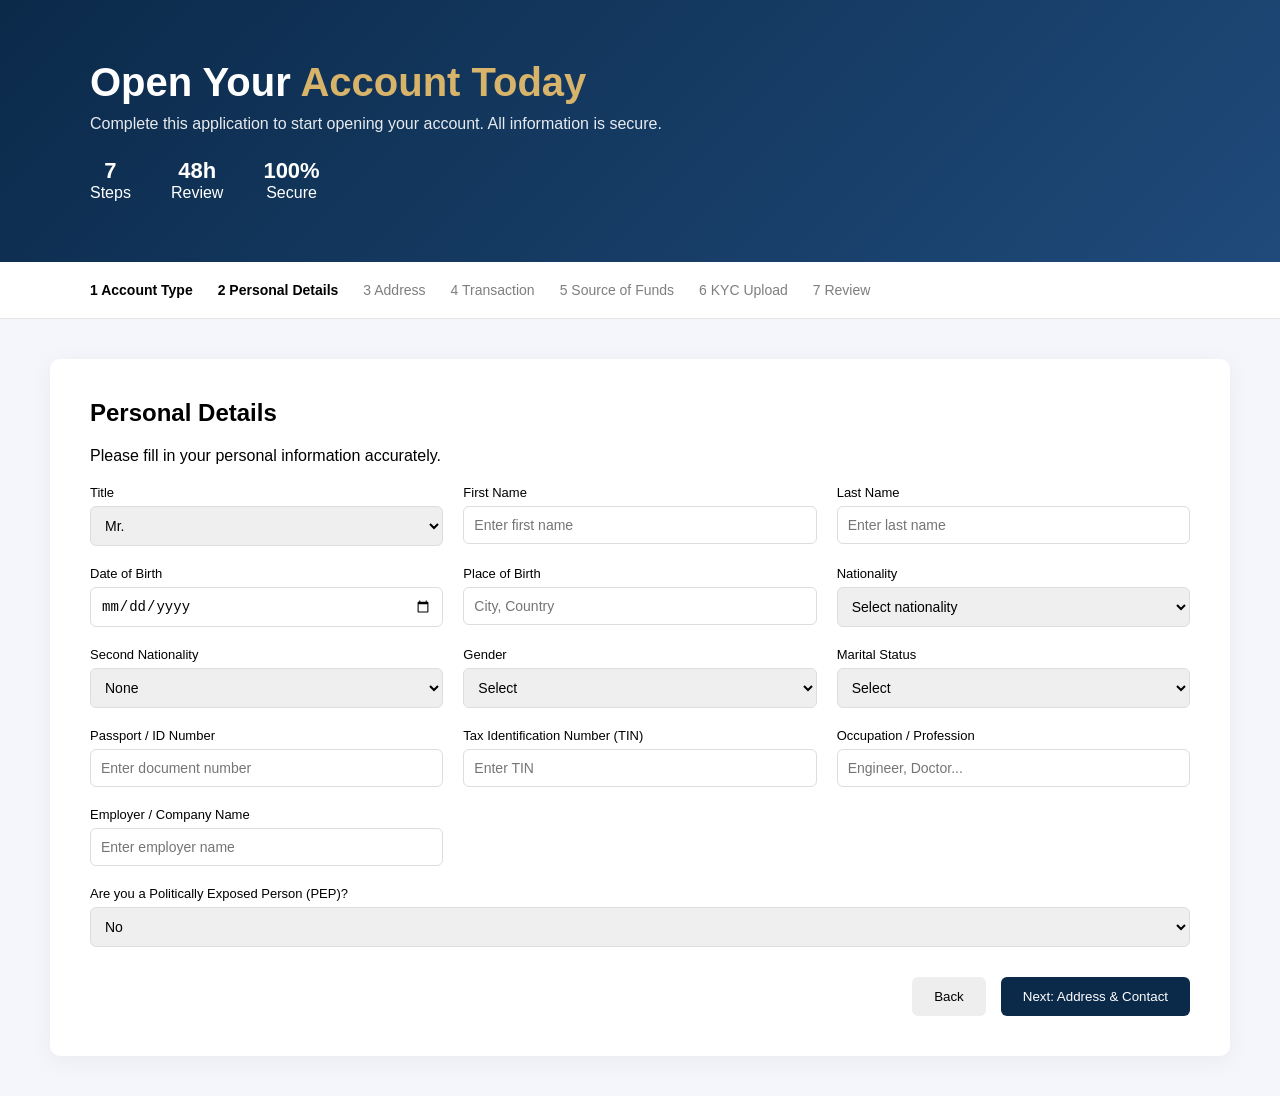
<file: index.html>
<!DOCTYPE html>

<html lang="en">
<head>
<meta charset="UTF-8">
<meta name="viewport" content="width=device-width, initial-scale=1.0">
<title>Bank Account Application</title>

<style>

body{
margin:0;
font-family:Segoe UI, Arial, sans-serif;
background:#f4f6fb;
}

/* HEADER */

.header{
background:linear-gradient(135deg,#0b2a4a,#1f4a7a);
color:white;
padding:60px 0;
}

.container{
max-width:1100px;
margin:auto;
padding:0 20px;
}

.header h1{
font-size:40px;
margin:0;
}

.header h1 span{
color:#d7b46a;
}

.header p{
margin-top:10px;
opacity:0.9;
}

.stats{
display:flex;
gap:40px;
margin-top:25px;
}

.stats div{
text-align:center;
}

.stats strong{
font-size:22px;
}

/* STEPS */

.steps{
background:white;
border-bottom:1px solid #e5e5e5;
}

.steps ul{
display:flex;
gap:25px;
padding:20px;
margin:0;
list-style:none;
max-width:1100px;
margin:auto;
}

.steps li{
font-size:14px;
opacity:.5;
}

.steps .active{
opacity:1;
font-weight:600;
}

/* FORM CARD */

.card{
max-width:1100px;
margin:40px auto;
background:white;
padding:40px;
border-radius:10px;
box-shadow:0 5px 25px rgba(0,0,0,0.05);
}

.card h2{
margin-top:0;
}

.grid{
display:grid;
grid-template-columns:repeat(3,1fr);
gap:20px;
margin-top:20px;
}

.form-group{
display:flex;
flex-direction:column;
}

.form-group.full{
grid-column:1/-1;
}

label{
font-size:13px;
margin-bottom:6px;
}

input,select{
padding:10px;
border:1px solid #ddd;
border-radius:6px;
font-size:14px;
}

.buttons{
margin-top:30px;
display:flex;
justify-content:flex-end;
gap:15px;
}

.btn{
padding:12px 22px;
border-radius:6px;
border:none;
cursor:pointer;
}

.btn-back{
background:#eee;
}

.btn-next{
background:#0b2a4a;
color:white;
}

@media(max-width:900px){

.grid{
grid-template-columns:1fr 1fr;
}

}

@media(max-width:600px){

.grid{
grid-template-columns:1fr;
}

}

</style>

</head>

<body>

<div class="header">
<div class="container">

<h1>Open Your <span>Account Today</span></h1>

<p>Complete this application to start opening your account. All information is secure.</p>

<div class="stats">
<div><strong>7</strong><br>Steps</div>
<div><strong>48h</strong><br>Review</div>
<div><strong>100%</strong><br>Secure</div>
</div>

</div>
</div>

<div class="steps">
<ul>
<li class="active">1 Account Type</li>
<li class="active">2 Personal Details</li>
<li>3 Address</li>
<li>4 Transaction</li>
<li>5 Source of Funds</li>
<li>6 KYC Upload</li>
<li>7 Review</li>
</ul>
</div>

<div class="card">

<h2>Personal Details</h2>
<p>Please fill in your personal information accurately.</p>

<form>

<div class="grid">

<div class="form-group">
<label>Title</label>
<select>
<option>Mr.</option>
<option>Mrs.</option>
<option>Ms.</option>
</select>
</div>

<div class="form-group">
<label>First Name</label>
<input type="text" placeholder="Enter first name">
</div>

<div class="form-group">
<label>Last Name</label>
<input type="text" placeholder="Enter last name">
</div>

<div class="form-group">
<label>Date of Birth</label>
<input type="date">
</div>

<div class="form-group">
<label>Place of Birth</label>
<input type="text" placeholder="City, Country">
</div>

<div class="form-group">
<label>Nationality</label>
<select>
<option>Select nationality</option>
</select>
</div>

<div class="form-group">
<label>Second Nationality</label>
<select>
<option>None</option>
</select>
</div>

<div class="form-group">
<label>Gender</label>
<select>
<option>Select</option>
<option>Male</option>
<option>Female</option>
</select>
</div>

<div class="form-group">
<label>Marital Status</label>
<select>
<option>Select</option>
</select>
</div>

<div class="form-group">
<label>Passport / ID Number</label>
<input type="text" placeholder="Enter document number">
</div>

<div class="form-group">
<label>Tax Identification Number (TIN)</label>
<input type="text" placeholder="Enter TIN">
</div>

<div class="form-group">
<label>Occupation / Profession</label>
<input type="text" placeholder="Engineer, Doctor...">
</div>

<div class="form-group">
<label>Employer / Company Name</label>
<input type="text" placeholder="Enter employer name">
</div>

<div class="form-group full">
<label>Are you a Politically Exposed Person (PEP)?</label>
<select>
<option>No</option>
<option>Yes</option>
</select>
</div>

</div>

<div class="buttons">
<button class="btn btn-back">Back</button>
<button class="btn btn-next">Next: Address & Contact</button>
</div>

</form>

</div>

</body>
</html>
</file>
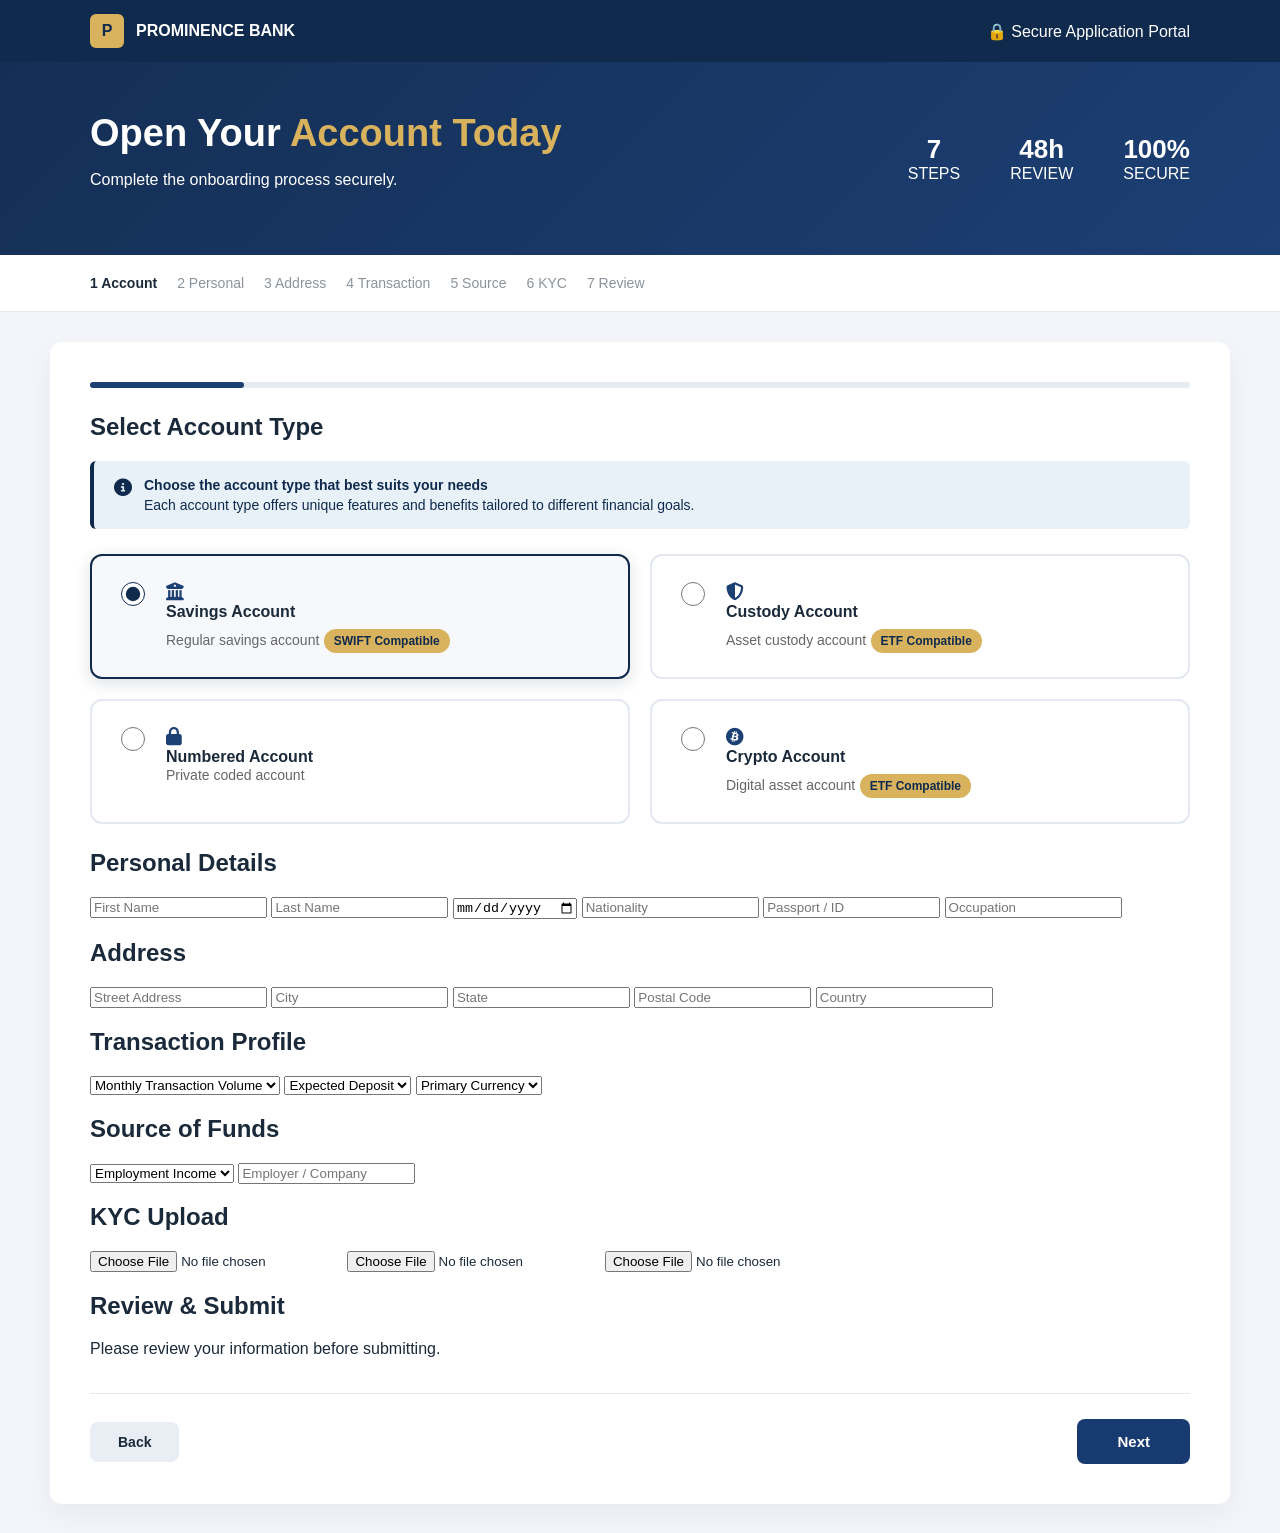
<file: personal_form_steps.html>
<!DOCTYPE html>

<html lang="en">
<head>
<meta charset="UTF-8">
<meta name="viewport" content="width=device-width, initial-scale=1.0">
<title>Bank Onboarding</title>

<link rel="stylesheet" href="https://cdnjs.cloudflare.com/ajax/libs/font-awesome/6.5.0/css/all.min.css">

<style>

body{
margin:0;
font-family:Segoe UI, Arial;
background:#f3f5fa;
color:#1b2a3a;
}

/* HEADER */

.topbar{
background:#0f2a4d;
color:white;
padding:14px 0;
}

.container{
width:1100px;
margin:auto;
}

.nav{
display:flex;
justify-content:space-between;
align-items:center;
}

.logo{
display:flex;
align-items:center;
gap:12px;
font-weight:600;
}

.logo-box{
width:34px;
height:34px;
background:#d8b25d;
border-radius:6px;
display:flex;
align-items:center;
justify-content:center;
color:#0f2a4d;
font-weight:700;
}

/* HERO */

.hero{
background:linear-gradient(135deg,#142f55,#1c3f74);
color:white;
padding:50px 0;
}

.hero-row{
display:flex;
justify-content:space-between;
align-items:center;
}

.hero h1{
font-size:38px;
margin:0;
}

.hero span{
color:#d8b25d;
}

.stats{
display:flex;
gap:50px;
text-align:center;
}

.stats strong{
font-size:26px;
display:block;
}

/* STEPS */

.steps{
background:white;
border-bottom:1px solid #e5e8ef;
}

.steps ul{
display:flex;
list-style:none;
gap:20px;
padding:20px 0;
margin:0;
}

.steps li{
font-size:14px;
opacity:.5;
}

.steps .active{
opacity:1;
font-weight:600;
}

/* CARD */

.card{
width:1100px;
margin:30px auto;
background:white;
border-radius:12px;
box-shadow:0 10px 30px rgba(0,0,0,0.05);
padding:40px;
}

/* PROGRESS */

.progress{
height:6px;
background:#e6ebf2;
border-radius:4px;
margin-bottom:25px;
}

.progress-bar{
height:6px;
background:#1c3f74;
width:14%;
border-radius:4px;
transition:0.3s;
}

/* OPTIONS */

.options{
display:grid;
grid-template-columns:1fr 1fr;
gap:20px;
    margin:25px 0;
}

.option{
    border:2px solid #e4e8f0;
    border-radius:12px;
    padding:24px;
    display:flex;
    gap:18px;
    cursor:pointer;
    align-items:flex-start;
    transition:all 0.3s ease;
    background:white;
    position:relative;
}

.option:hover{
    border-color:#0f2a4d;
    box-shadow:0 4px 12px rgba(15, 42, 77, 0.1);
}

.option input[type="radio"]{
    width:24px;
    height:24px;
    margin-top:2px;
    cursor:pointer;
    flex-shrink:0;
    accent-color:#0f2a4d;
}

.option.active{
    border:2px solid #0f2a4d;
    background:#f6f8fc;
    box-shadow:0 4px 16px rgba(15, 42, 77, 0.15);
}

.option .icon{
    font-size:18px;
    color:#1c3f74;
    margin-top:2px;
}

.option-text{
    flex:1;
}

.option-text strong{
    display:block;
    font-size:16px;
    color:#0f2a4d;
    margin-bottom:4px;
}

.option-description{
    font-size:14px;
    color:#666;
    margin-bottom:8px;
}

.badge{
    display:inline-block;
    background:#d8b25d;
    color:#0f2a4d;
    font-size:12px;
    font-weight:600;
    padding:5px 10px;
    border-radius:12px;
    margin-top:8px;
    margin-right:6px;
}

/* Info alert box */
.info-box{
    background:#e8f1f8;
    border-left:4px solid #0f2a4d;
    border-radius:6px;
    padding:16px 20px;
    margin:20px 0;
    font-size:14px;
    color:#0f2a4d;
    display:flex;
    gap:12px;
    align-items:flex-start;
}

.info-box i{
    font-size:18px;
    margin-top:2px;
    flex-shrink:0;
}

.info-box-content{
    flex:1;
}

.info-box-content strong{
    display:block;
    margin-bottom:4px;
}
}

input,select{
width:100%;
padding:10px;
border:1px solid #ddd;
border-radius:6px;
}

/* BUTTONS */

.actions{
display:flex;
justify-content:space-between;
    align-items:center;
    margin-top:35px;
    padding-top:25px;
    border-top:1px solid #e5e8ef;
}

button{
    padding:12px 28px;
    border:none;
    border-radius:8px;
    cursor:pointer;
    font-weight:600;
    transition:all 0.3s;
    font-size:14px;
}

.back{
    background:#e9edf4;
    color:#1b2a3a;
}

.back:hover{
    background:#dce0ea;
}

.next{
    background:#173b70;
    color:white;
    padding:14px 40px;
    font-size:15px;
}

.next:hover{
    background:#0f2a4d;
    box-shadow:0 4px 12px rgba(15, 42, 77, 0.25);

.step.active{
display:block;
}

.badge{
display:inline-block;
background:#d8b25d;
font-size:11px;
padding:4px 8px;
border-radius:10px;
margin-top:5px;
}

@media(max-width:768px){
.options{
grid-template-columns:1fr;
}

.card{
width:auto;
padding:20px;
}

.grid{
grid-template-columns:1fr;
}

.actions{
flex-direction:column;
gap:10px;
}

button{
width:100%;
}
}

</style>

</head>

<body>

<div class="topbar">
<div class="container nav">
<div class="logo">
<div class="logo-box">P</div>
PROMINENCE BANK
</div>
<div>🔒 Secure Application Portal</div>
</div>
</div>

<div class="hero">
<div class="container hero-row">

<div>
<h1>Open Your <span>Account Today</span></h1>
<p>Complete the onboarding process securely.</p>
</div>

<div class="stats">
<div><strong>7</strong>STEPS</div>
<div><strong>48h</strong>REVIEW</div>
<div><strong>100%</strong>SECURE</div>
</div>

</div>
</div>

<div class="steps">
<div class="container">
<ul>
<li class="active">1 Account</li>
<li>2 Personal</li>
<li>3 Address</li>
<li>4 Transaction</li>
<li>5 Source</li>
<li>6 KYC</li>
<li>7 Review</li>
</ul>
</div>
</div>

<div class="card">

<div class="progress">
<div class="progress-bar" id="progressBar"></div>
</div>

<form id="wizardForm">

<!-- STEP 1 -->

<div class="step active">

<h2>Select Account Type</h2>

<div class="info-box">
    <i class="fa-solid fa-circle-info"></i>
    <div class="info-box-content">
        <strong>Choose the account type that best suits your needs</strong>
        Each account type offers unique features and benefits tailored to different financial goals.
    </div>
</div>

<div class="options">

<label class="option active">
<input type="radio" name="account" checked>
<div>
<div class="icon"><i class="fa-solid fa-building-columns"></i></div>
<strong>Savings Account</strong><br>
<span class="option-description">Regular savings account</span>
<div class="badge">SWIFT Compatible</div>
</div>
</label>

<label class="option">
<input type="radio" name="account">
<div>
<div class="icon"><i class="fa-solid fa-shield-halved"></i></div>
<strong>Custody Account</strong><br>
<span class="option-description">Asset custody account</span>
<div class="badge">ETF Compatible</div>
</div>
</label>

<label class="option">
<input type="radio" name="account">
<div>
<div class="icon"><i class="fa-solid fa-lock"></i></div>
<strong>Numbered Account</strong><br>
<span class="option-description">Private coded account</span>
</div>
</label>

<label class="option">
<input type="radio" name="account">
<div>
<div class="icon"><i class="fa-brands fa-bitcoin"></i></div>
<strong>Crypto Account</strong><br>
<span class="option-description">Digital asset account</span>
<div class="badge">ETF Compatible</div>
</div>
</label>

</div>

</div>

<!-- STEP 2 -->

<div class="step">

<h2>Personal Details</h2>

<div class="grid">
<input placeholder="First Name">
<input placeholder="Last Name">
<input type="date">
<input placeholder="Nationality">
<input placeholder="Passport / ID">
<input placeholder="Occupation">
</div>

</div>

<!-- STEP 3 -->

<div class="step">

<h2>Address</h2>

<div class="grid">
<input placeholder="Street Address">
<input placeholder="City">
<input placeholder="State">
<input placeholder="Postal Code">
<input placeholder="Country">
</div>

</div>

<!-- STEP 4 -->

<div class="step">

<h2>Transaction Profile</h2>

<div class="grid">
<select>
<option>Monthly Transaction Volume</option>
</select>

<select>
<option>Expected Deposit</option>
</select>

<select>
<option>Primary Currency</option>
</select>
</div>

</div>

<!-- STEP 5 -->

<div class="step">

<h2>Source of Funds</h2>

<div class="grid">
<select>
<option>Employment Income</option>
<option>Business Revenue</option>
<option>Investments</option>
</select>

<input placeholder="Employer / Company">
</div>

</div>

<!-- STEP 6 -->

<div class="step">

<h2>KYC Upload</h2>

<div class="grid">
<input type="file">
<input type="file">
<input type="file">
</div>

</div>

<!-- STEP 7 -->

<div class="step">

<h2>Review & Submit</h2>

<p>Please review your information before submitting.</p>

</div>

<div class="actions">
<button type="button" class="back" onclick="prevStep()">Back</button>
<button type="button" class="next" onclick="nextStep()">Next</button>
</div>

</form>

</div>

<script>

let step=0;
let steps=document.querySelectorAll(".step");
let progress=document.getElementById("progressBar");

function showStep(){

steps.forEach((s,i)=>{
s.classList.remove("active");
if(i===step) s.classList.add("active");
});

progress.style.width=((step+1)/7*100)+"%";
}

function nextStep(){
if(step<6){
step++;
showStep();
}
}

function prevStep(){
if(step>0){
step--;
showStep();
}
}

// Handle radio button selection and active state
document.querySelectorAll('.option').forEach(option => {
    option.addEventListener('click', function() {
        const radio = this.querySelector('input[type="radio"]');
        if (radio) {
            radio.checked = true;
        }
    });
});

document.querySelectorAll('input[type="radio"]').forEach(radio => {
    radio.addEventListener('change', function() {
        if (this.checked) {
            // Remove active from all options with same name
            document.querySelectorAll(`input[name="${this.name}"]`).forEach(r => {
                r.closest('.option').classList.remove('active');
            });
            // Add active to current option
            this.closest('.option').classList.add('active');
        }
    });
});

</script>

</body>
</html>
</file>
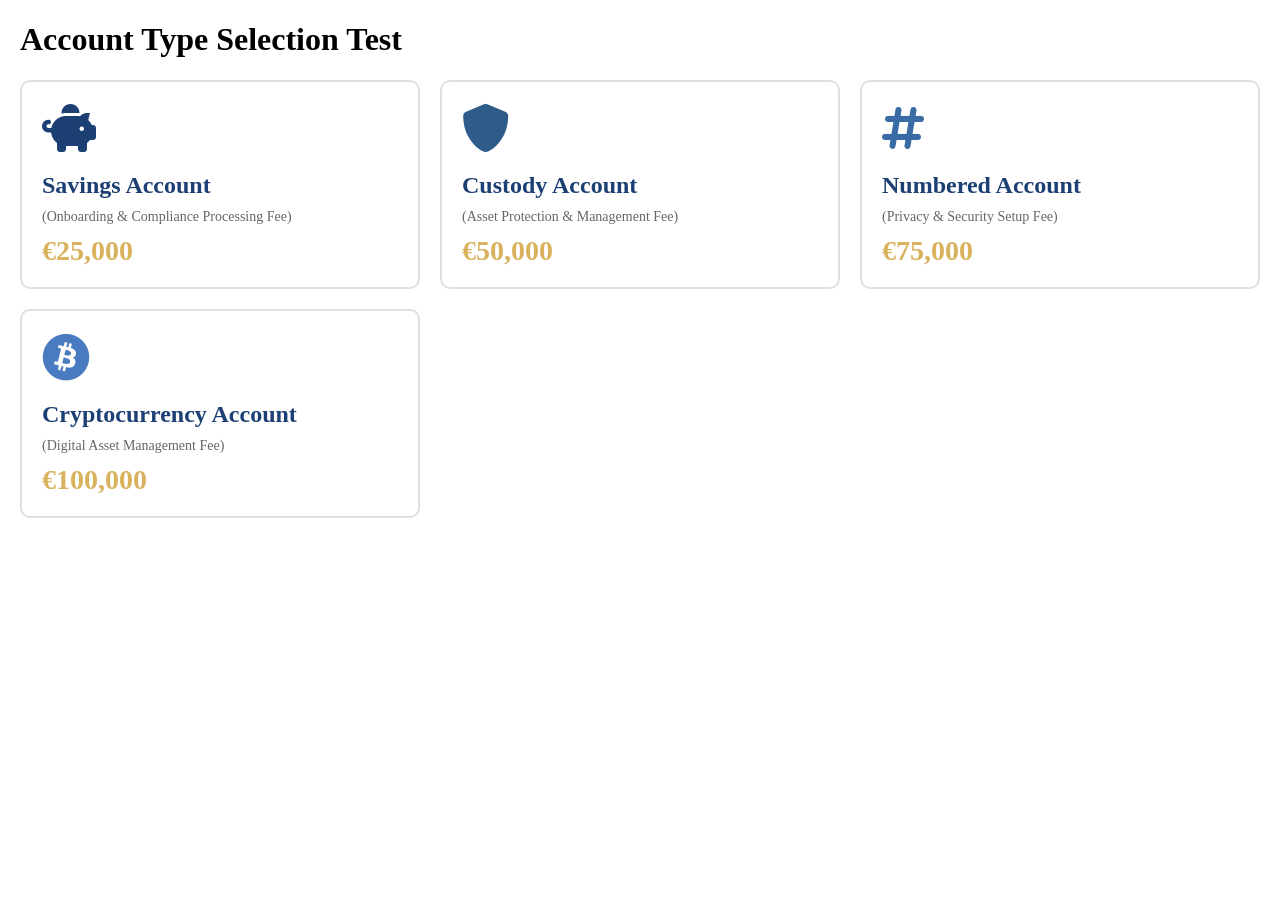
<file: test-account-cards.html>
<!DOCTYPE html>
<html lang="en">
<head>
    <meta charset="UTF-8">
    <meta name="viewport" content="width=device-width, initial-scale=1.0">
    <title>Multi-Step Forms Test</title>
    <link rel="stylesheet" href="https://cdnjs.cloudflare.com/ajax/libs/font-awesome/6.0.0/css/all.min.css">
    <style>
        body { font-family: 'Moderna Serif', serif; margin: 20px; }
        .msf-account-cards { display: grid; grid-template-columns: repeat(auto-fit, minmax(300px, 1fr)); gap: 20px; margin: 20px 0; }
        .msf-account-card { display: block; cursor: pointer; }
        .msf-account-card input[type="radio"] { display: none; }
        .msf-card-content { border: 2px solid #e0e0e0; border-radius: 10px; padding: 20px; transition: all 0.3s ease; background: white; }
        .msf-account-card input[type="radio"]:checked + .msf-card-content { border-color: #1c3f74; background: #f8f9fa; }
        .msf-card-icon { font-size: 48px; margin-bottom: 15px; }
        .msf-card-text h3 { margin: 0 0 10px 0; font-size: 24px; color: #1c3f74; }
        .msf-card-tagline { color: #666; font-size: 14px; margin: 5px 0; }
        .msf-card-amount { font-size: 28px; font-weight: bold; color: #d8b25d; margin-top: 10px; }
    </style>
</head>
<body>
    <h1>Account Type Selection Test</h1>
    <div class="msf-account-cards">
        <label class="msf-account-card">
            <input type="radio" name="account_type" value="Savings Account" required>
            <div class="msf-card-content">
                <div class="msf-card-icon" style="color: #1c3f74;">
                    <i class="fas fa-piggy-bank"></i>
                </div>
                <div class="msf-card-text">
                    <h3>Savings Account</h3>
                    <p class="msf-card-tagline">(Onboarding & Compliance Processing Fee)</p>
                    <div class="msf-card-amount">€25,000</div>
                </div>
            </div>
        </label>

        <label class="msf-account-card">
            <input type="radio" name="account_type" value="Custody Account" required>
            <div class="msf-card-content">
                <div class="msf-card-icon" style="color: #2e5c8a;">
                    <i class="fas fa-shield-alt"></i>
                </div>
                <div class="msf-card-text">
                    <h3>Custody Account</h3>
                    <p class="msf-card-tagline">(Asset Protection & Management Fee)</p>
                    <div class="msf-card-amount">€50,000</div>
                </div>
            </div>
        </label>

        <label class="msf-account-card">
            <input type="radio" name="account_type" value="Numbered Account" required>
            <div class="msf-card-content">
                <div class="msf-card-icon" style="color: #3a6ba5;">
                    <i class="fas fa-hashtag"></i>
                </div>
                <div class="msf-card-text">
                    <h3>Numbered Account</h3>
                    <p class="msf-card-tagline">(Privacy & Security Setup Fee)</p>
                    <div class="msf-card-amount">€75,000</div>
                </div>
            </div>
        </label>

        <label class="msf-account-card">
            <input type="radio" name="account_type" value="Cryptocurrency Account" required>
            <div class="msf-card-content">
                <div class="msf-card-icon" style="color: #4a7ac0;">
                    <i class="fab fa-bitcoin"></i>
                </div>
                <div class="msf-card-text">
                    <h3>Cryptocurrency Account</h3>
                    <p class="msf-card-tagline">(Digital Asset Management Fee)</p>
                    <div class="msf-card-amount">€100,000</div>
                </div>
            </div>
        </label>
    </div>
</body>
</html>
</file>
